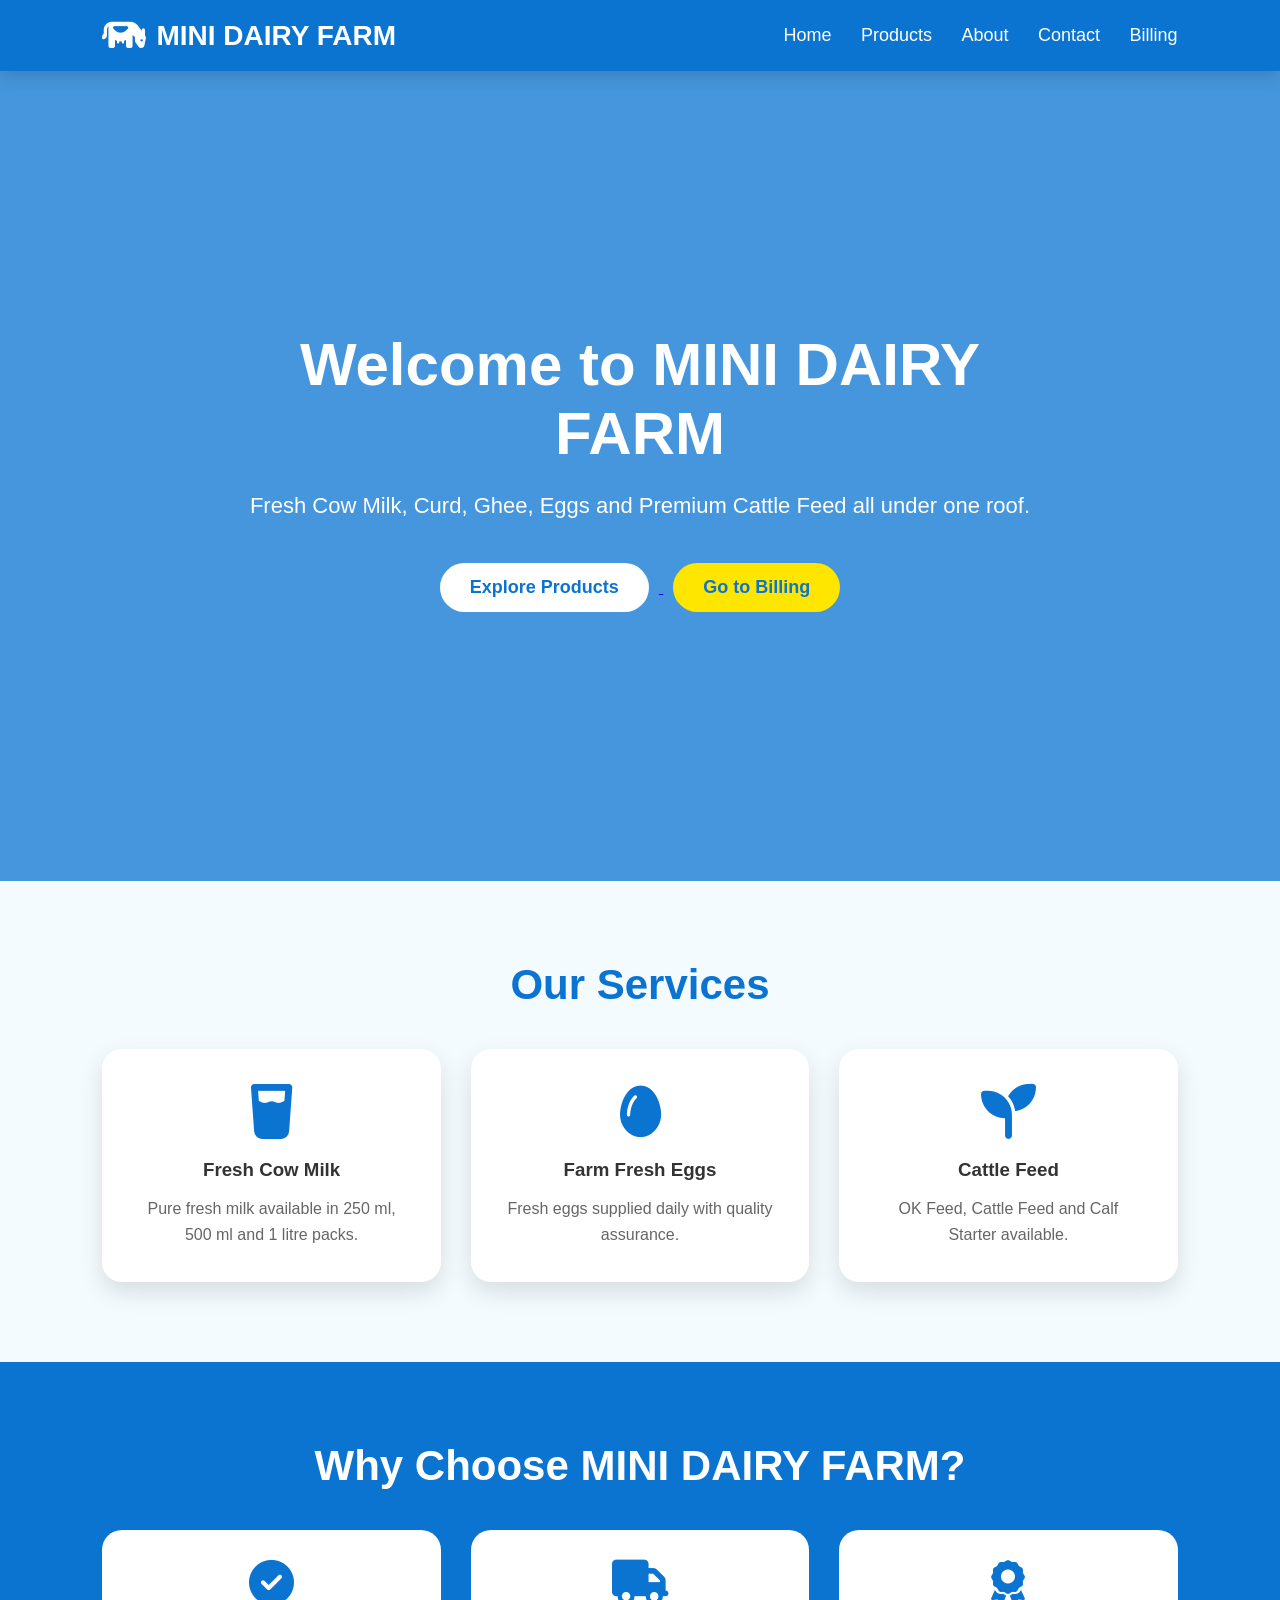
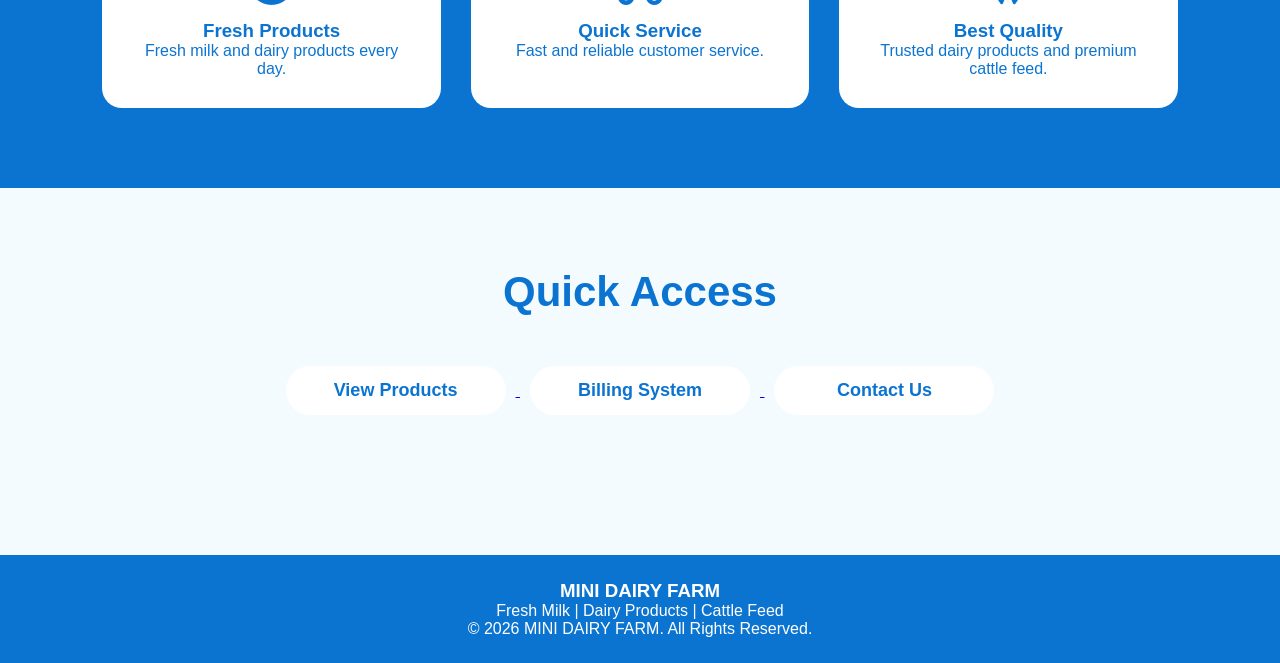
<file: index.html>
<!DOCTYPE html>
<html lang="en">
<head>
    <meta charset="UTF-8">
    <meta name="viewport" content="width=device-width, initial-scale=1.0">
    <title>MINI DAIRY FARM</title>

    <link rel="stylesheet" href="style.css">

    <link rel="stylesheet"
    href="https://cdnjs.cloudflare.com/ajax/libs/font-awesome/6.6.0/css/all.min.css">
</head>

<body>

<!-- HEADER -->

<header>

<div class="logo">
<i class="fas fa-cow"></i>
<h2>MINI DAIRY FARM</h2>
</div>

<nav>
  
<a href="index.html">Home</a>
<a href="products.html">Products</a>
<a href="about.html">About</a>
<a href="contact.html">Contact</a>
<a href="billing.html">Billing</a>

</nav>

</header>

<!-- HERO -->

<section class="hero">

<div class="hero-content">

<h1>Welcome to MINI DAIRY FARM</h1>

<p>
Fresh Cow Milk, Curd, Ghee, Eggs and Premium Cattle Feed
all under one roof.
</p>

<a href="products.html">
<button>Explore Products</button>
</a>

<a href="billing.html">
<button class="btn2">Go to Billing</button>
</a>

</div>

</section>

<!-- SERVICES -->

<section class="services">

<h2>Our Services</h2>

<div class="card-container">

<div class="card">

<i class="fas fa-glass-water"></i>

<h3>Fresh Cow Milk</h3>

<p>
Pure fresh milk available in
250 ml, 500 ml and 1 litre packs.
</p>

</div>

<div class="card">

<i class="fas fa-egg"></i>

<h3>Farm Fresh Eggs</h3>

<p>
Fresh eggs supplied daily with
quality assurance.
</p>

</div>

<div class="card">

<i class="fas fa-seedling"></i>

<h3>Cattle Feed</h3>

<p>
OK Feed, Cattle Feed and
Calf Starter available.
</p>

</div>

</div>

</section>

<!-- WHY CHOOSE US -->

<section class="why">

<h2>Why Choose MINI DAIRY FARM?</h2>

<div class="why-container">

<div>

<i class="fas fa-check-circle"></i>

<h3>Fresh Products</h3>

<p>Fresh milk and dairy products every day.</p>

</div>

<div>

<i class="fas fa-truck"></i>

<h3>Quick Service</h3>

<p>Fast and reliable customer service.</p>

</div>

<div>

<i class="fas fa-award"></i>

<h3>Best Quality</h3>

<p>Trusted dairy products and premium cattle feed.</p>

</div>

</div>

</section>

<!-- QUICK LINKS -->

<section class="quick-links">

<h2>Quick Access</h2>

<div class="quick-buttons">

<a href="products.html">
<button>View Products</button>
</a>

<a href="billing.html">
<button>Billing System</button>
</a>

<a href="contact.html">
<button>Contact Us</button>
</a>

</div>

</section>

<!-- FOOTER -->

<footer>

<h3>MINI DAIRY FARM</h3>

<p>Fresh Milk | Dairy Products | Cattle Feed</p>

<p>© 2026 MINI DAIRY FARM. All Rights Reserved.</p>

</footer>

</body>

</html>
</file>
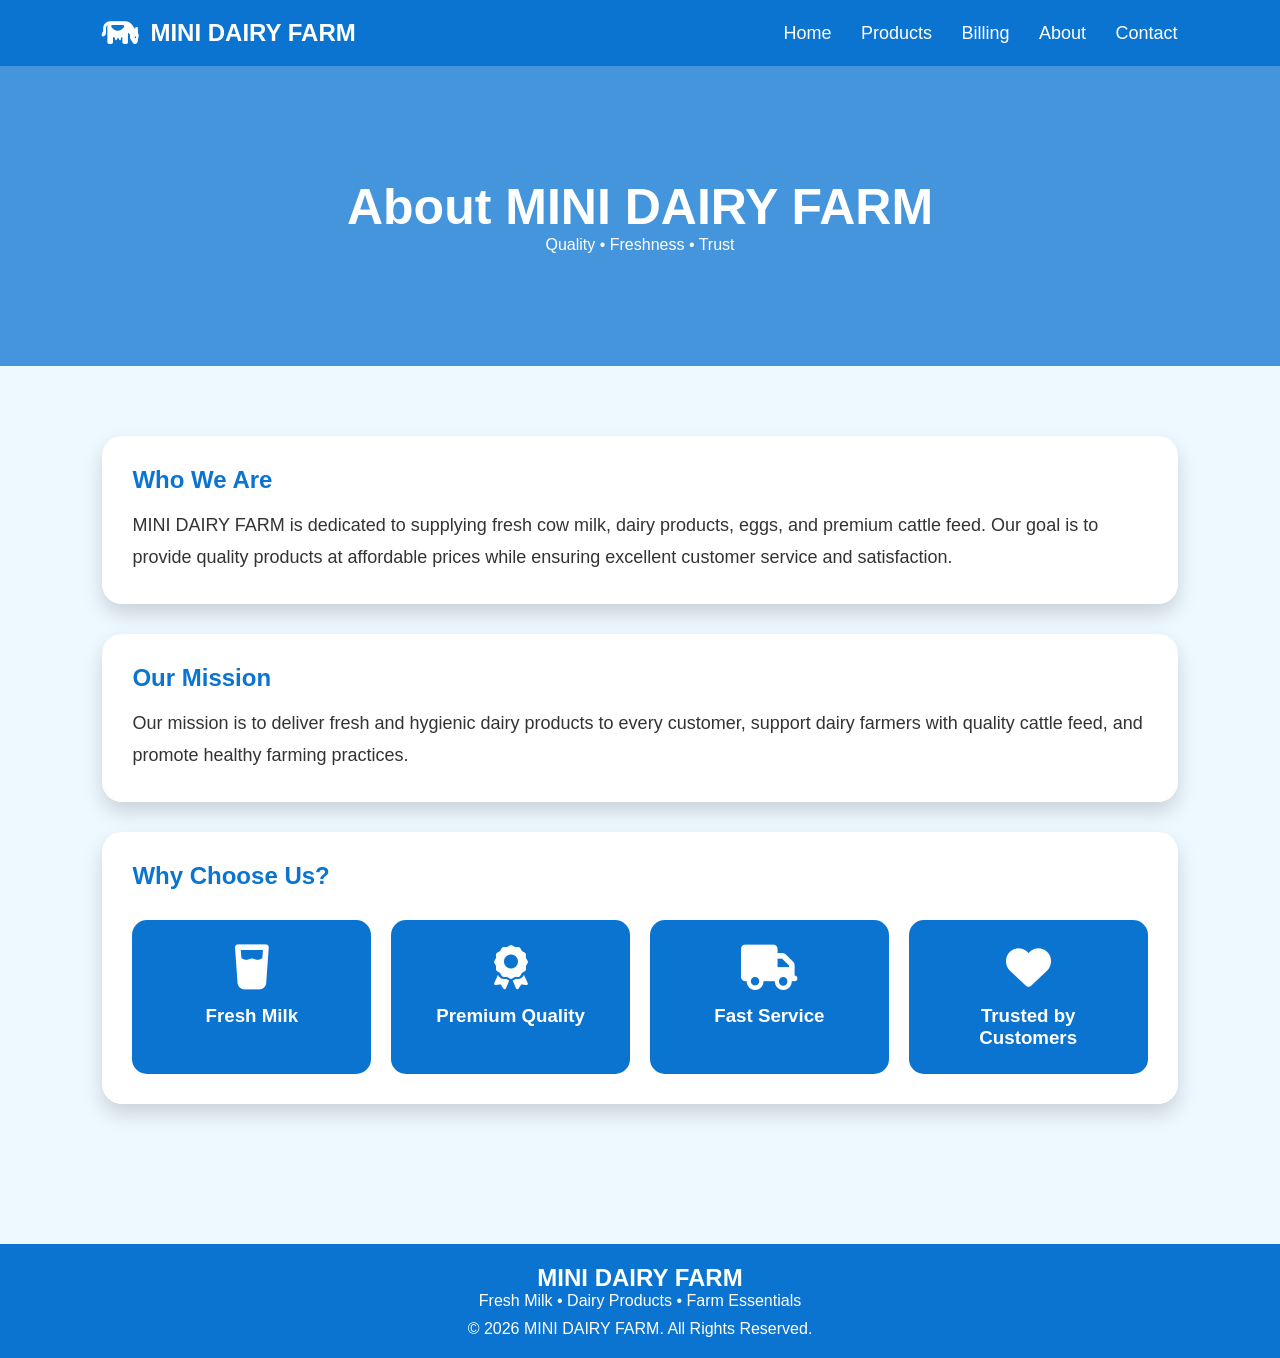
<file: about.html>
<!DOCTYPE html>
<html lang="en">
<head>
<meta charset="UTF-8">
<meta name="viewport" content="width=device-width, initial-scale=1.0">
<title>About Us | MINI DAIRY FARM</title>

<link rel="stylesheet" href="https://cdnjs.cloudflare.com/ajax/libs/font-awesome/6.6.0/css/all.min.css">

<style>

*{
margin:0;
padding:0;
box-sizing:border-box;
font-family:Arial,sans-serif;
}

body{
background:#eef8ff;
color:#333;
}

header{
background:#0b74d1;
color:white;
display:flex;
justify-content:space-between;
align-items:center;
padding:18px 8%;
position:sticky;
top:0;
}

.logo{
display:flex;
align-items:center;
gap:10px;
}

.logo i{
font-size:30px;
}

nav a{
color:white;
text-decoration:none;
margin-left:25px;
font-size:18px;
}

nav a:hover{
color:#ffe600;
}

.banner{
background:linear-gradient(rgba(11,116,209,.75),rgba(11,116,209,.75)),
url("https://images.unsplash.com/photo-1516467508483-a7212febe31a?auto=format&fit=crop&w=1600&q=80");
background-size:cover;
background-position:center;
height:300px;
display:flex;
justify-content:center;
align-items:center;
text-align:center;
color:white;
}

.banner h1{
font-size:50px;
}

section{
padding:70px 8%;
}

.card{
background:white;
padding:30px;
border-radius:20px;
box-shadow:0 10px 20px rgba(0,0,0,.15);
margin-bottom:30px;
}

.card h2{
color:#0b74d1;
margin-bottom:15px;
}

.card p{
line-height:1.8;
font-size:18px;
}

.features{
display:grid;
grid-template-columns:repeat(auto-fit,minmax(220px,1fr));
gap:20px;
margin-top:30px;
}

.feature{
background:#0b74d1;
color:white;
padding:25px;
border-radius:15px;
text-align:center;
transition:.3s;
}

.feature:hover{
transform:translateY(-8px);
}

.feature i{
font-size:45px;
margin-bottom:15px;
}

footer{
background:#0b74d1;
color:white;
text-align:center;
padding:20px;
margin-top:40px;
}

@media(max-width:768px){

header{
flex-direction:column;
}

nav{
margin-top:10px;
}

nav a{
display:inline-block;
margin:8px;
}

.banner h1{
font-size:35px;
}

}

</style>

</head>

<body>

<header>

<div class="logo">
<i class="fas fa-cow"></i>
<h2>MINI DAIRY FARM</h2>
</div>

<nav>

<a href="index.html">Home</a>
<a href="products.html">Products</a>
<a href="billing.html">Billing</a>
<a href="about.html">About</a>
<a href="contact.html">Contact</a>

</nav>

</header>

<div class="banner">

<div>
<h1>About MINI DAIRY FARM</h1>
<p>Quality • Freshness • Trust</p>
</div>

</div>

<section>

<div class="card">

<h2>Who We Are</h2>

<p>
MINI DAIRY FARM is dedicated to supplying fresh cow milk, dairy products, eggs,
and premium cattle feed. Our goal is to provide quality products at affordable prices
while ensuring excellent customer service and satisfaction.
</p>

</div>

<div class="card">

<h2>Our Mission</h2>

<p>
Our mission is to deliver fresh and hygienic dairy products to every customer,
support dairy farmers with quality cattle feed, and promote healthy farming practices.
</p>

</div>

<div class="card">

<h2>Why Choose Us?</h2>

<div class="features">

<div class="feature">
<i class="fas fa-glass-water"></i>
<h3>Fresh Milk</h3>
</div>

<div class="feature">
<i class="fas fa-award"></i>
<h3>Premium Quality</h3>
</div>

<div class="feature">
<i class="fas fa-truck"></i>
<h3>Fast Service</h3>
</div>

<div class="feature">
<i class="fas fa-heart"></i>
<h3>Trusted by Customers</h3>
</div>

</div>

</div>

</section>

<footer>

<h2>MINI DAIRY FARM</h2>

<p>Fresh Milk • Dairy Products • Farm Essentials</p>

<p style="margin-top:10px;">
© 2026 MINI DAIRY FARM. All Rights Reserved.
</p>

</footer>

</body>
</html>
</file>
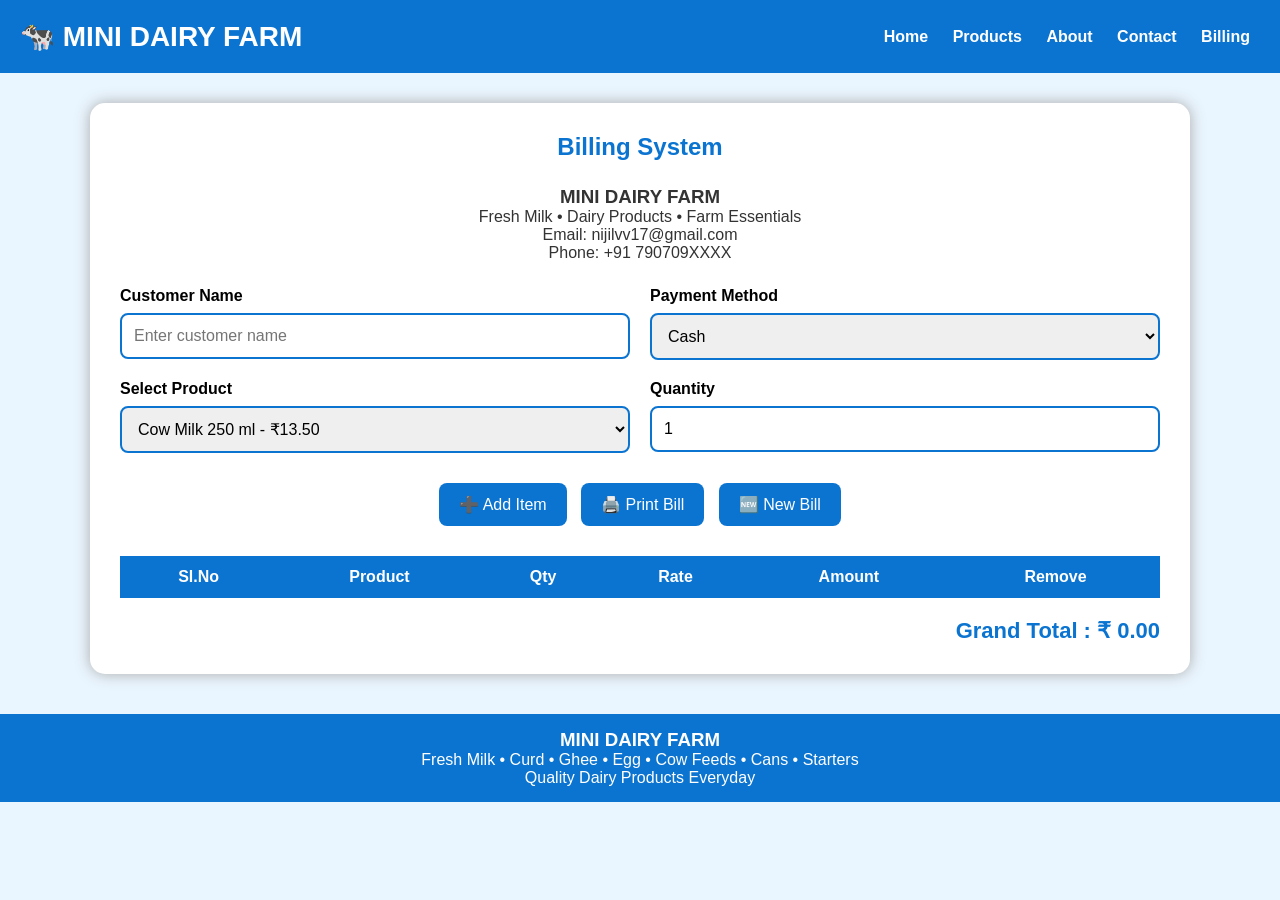
<file: billing.html>
<!DOCTYPE html>
<html lang="en">

<head>

<meta charset="UTF-8">
<meta name="viewport" content="width=device-width, initial-scale=1.0">

<title>MINI DAIRY FARM - Billing</title>

<style>

*{
margin:0;
padding:0;
box-sizing:border-box;
font-family:Arial,sans-serif;
}

body{
background:#eaf6ff;
}

header{
background:#0b74d1;
color:white;
padding:20px;
display:flex;
justify-content:space-between;
align-items:center;
}

header h1{
font-size:28px;
}

nav a{
color:white;
text-decoration:none;
margin:10px;
font-weight:bold;
}

nav a:hover{
color:#ffe600;
}


.container{

width:90%;
max-width:1100px;
margin:30px auto;
background:white;
padding:30px;
border-radius:15px;
box-shadow:0 0 15px #aaa;

}


.container h2{

text-align:center;
color:#0b74d1;
margin-bottom:25px;

}


.shop-info{

text-align:center;
margin-bottom:25px;
color:#333;

}


.form{

display:grid;
grid-template-columns:1fr 1fr;
gap:20px;

}


label{

font-weight:bold;
display:block;
margin-bottom:8px;

}


input,select{

width:100%;
padding:12px;
border:2px solid #0b74d1;
border-radius:8px;
font-size:16px;

}


.buttons{

text-align:center;
margin:25px;

}


button{

background:#0b74d1;
color:white;
border:none;
padding:12px 20px;
margin:5px;
border-radius:8px;
cursor:pointer;
font-size:16px;

}


button:hover{

background:#005fa3;

}


table{

width:100%;
border-collapse:collapse;
margin-top:20px;

}


th{

background:#0b74d1;
color:white;
padding:12px;

}


td{

border:1px solid #ccc;
padding:10px;
text-align:center;

}


.total{

text-align:right;
font-size:22px;
font-weight:bold;
color:#0b74d1;
margin-top:20px;

}


footer{

background:#0b74d1;
color:white;
text-align:center;
padding:15px;
margin-top:40px;

}


#receipt{

display:none;

}


</style>

</head>


<body>


<header>

<h1>🐄 MINI DAIRY FARM</h1>


<nav>

<a href="index.html">Home</a>

<a href="products.html">Products</a>

<a href="about.html">About</a>

<a href="contact.html">Contact</a>

<a href="billing.html">Billing</a>

</nav>


</header>


<div class="container">


<h2>Billing System</h2>


<div class="shop-info">

<h3>MINI DAIRY FARM</h3>

<p>Fresh Milk • Dairy Products • Farm Essentials</p>

<p>Email: nijilvv17@gmail.com</p>

<p>Phone: +91 790709XXXX</p>


</div>


<div class="form">


<div>

<label>Customer Name</label>

<input type="text" id="customer" placeholder="Enter customer name">

</div>


<div>

<label>Payment Method</label>

<select id="payment">

<option>Cash</option>

<option>UPI</option>

<option>Card</option>

</select>

</div>
<div>

<label>Select Product</label>

<select id="product">

<option value="13.5">Cow Milk 250 ml - ₹13.50</option>

<option value="22">Cow Milk 500 ml - ₹22</option>

<option value="54">Cow Milk 1 Litre - ₹54</option>

<option value="40">Curd - ₹40</option>

<option value="350">Ghee (500g) - ₹350</option>

<option value="8">Egg - ₹8</option>

<option value="1350">OK Feed - ₹1350</option>

<option value="1280">Cow Feed - ₹1280</option>

<option value="900">Milk Can - ₹900</option>

<option value="1450">Calf Starter - ₹1450</option>

</select>

</div>


<div>

<label>Quantity</label>

<input type="number" id="qty" value="1" min="1">

</div>


</div>


<div class="buttons">

<button onclick="addItem()">
➕ Add Item
</button>


<button onclick="printBill()">
🖨️ Print Bill
</button>


<button onclick="location.reload()">
🆕 New Bill
</button>

</div>



<table id="billTable">

<tr>

<th>Sl.No</th>

<th>Product</th>

<th>Qty</th>

<th>Rate</th>

<th>Amount</th>

<th>Remove</th>

</tr>


</table>



<div class="total">

Grand Total : ₹ <span id="grandTotal">0.00</span>

</div>



</div>


<footer>

<h3>MINI DAIRY FARM</h3>

<p>Fresh Milk • Curd • Ghee • Egg • Cow Feeds • Cans • Starters</p>

<p>Quality Dairy Products Everyday</p>

</footer>


<!-- Printable Receipt Section Starts -->

<div id="receipt">

</div>
<div id="receipt">

<center>

<h2>MINI DAIRY FARM</h2>

<p>Fresh Milk • Dairy Products • Farm Essentials</p>

<p>Milk | Curd | Ghee | Egg | Cow Feeds | Cans | Starters</p>

<hr>

<p>
<b>Email:</b> nijilvv17@gmail.com
</p>

<p>
<b>Phone:</b> +91 790709XXXX
</p>

</center>


<hr>


<p>
<b>INVOICE NO:</b>
<span id="rBillNo"></span>
</p>


<p>
<b>Date:</b>
<span id="rDate"></span>
</p>


<p>
<b>Time:</b>
<span id="rTime"></span>
</p>


<p>
<b>Customer:</b>
<span id="rCustomer"></span>
</p>


<p>
<b>Payment:</b>
<span id="rPayment"></span>
</p>


<hr>


<table id="receiptTable" width="100%" border="1" cellspacing="0" cellpadding="6">


<tr>

<th>Sl</th>

<th>Item</th>

<th>Qty</th>

<th>Rate</th>

<th>Amount</th>

</tr>


</table>


<hr>


<h3 style="text-align:right;">

Grand Total: ₹<span id="rGrandTotal">0.00</span>

</h3>


<hr>


<center>

<h3>THANK YOU! VISIT AGAIN</h3>

<p>
MINI DAIRY FARM
</p>

<p>
Quality Dairy Products Everyday
</p>

</center>


</div>
<script>

let total = 0;
let count = 1;


// Generate Invoice Number

let invoice =
"MDF" + Math.floor(Math.random() * 9000 + 1000);

document.getElementById("rBillNo").innerHTML = invoice;


// Date and Time

let current = new Date();

document.getElementById("rDate").innerHTML =
current.toLocaleDateString();

document.getElementById("rTime").innerHTML =
current.toLocaleTimeString();



// Add Product Function

function addItem(){

let product =
document.getElementById("product");


let productName =
product.options[product.selectedIndex].text;


let rate =
parseFloat(product.value);


let qty =
parseInt(document.getElementById("qty").value);



if(qty <= 0 || isNaN(qty)){

alert("Enter valid quantity");

return;

}


let amount = rate * qty;


total += amount;



let table =
document.getElementById("billTable");


let row =
table.insertRow();



row.insertCell(0).innerHTML = count++;

row.insertCell(1).innerHTML = productName;

row.insertCell(2).innerHTML = qty;

row.insertCell(3).innerHTML = "₹"+rate;

row.insertCell(4).innerHTML = "₹"+amount.toFixed(2);


row.insertCell(5).innerHTML =
"<button onclick='removeItem(this,"+amount+")'>❌</button>";



document.getElementById("grandTotal").innerHTML =
total.toFixed(2);


}



// Remove Item Function

function removeItem(button, amount){

let row =
button.parentElement.parentElement;


row.remove();


total -= amount;


if(total < 0){

total = 0;

}


document.getElementById("grandTotal").innerHTML =
total.toFixed(2);

}



// Print Bill Function

function printBill(){

let customer = document.getElementById("customer").value;

if(customer==""){
    customer="Walk-in Customer";
}


let payment = document.getElementById("payment").value;

let billTable = document.getElementById("billTable");

let items = "";

for(let i=1; i<billTable.rows.length; i++){

items += `
<tr>
<td>${billTable.rows[i].cells[1].innerText}</td>
<td>${billTable.rows[i].cells[2].innerText}</td>
<td>${billTable.rows[i].cells[3].innerText}</td>
<td>${billTable.rows[i].cells[4].innerText}</td>
</tr>
`;

}


let receipt = `
<html>

<head>

<title>MINI DAIRY FARM</title>

<style>

body{
font-family:monospace;
width:300px;
margin:auto;
}

h2,h3,p{
text-align:center;
}

table{
width:100%;
border-collapse:collapse;
}

th,td{
padding:5px;
border-bottom:1px dashed black;
font-size:13px;
}

.total{
text-align:right;
font-weight:bold;
}

</style>

</head>


<body>


<h2>MINI DAIRY FARM</h2>

<p>Fresh Milk • Dairy Products</p>

<p>Phone: +91 790709XXXX</p>

<p>Email: nijilvv17@gmail.com</p>

<hr>

<p>Customer: ${customer}</p>

<p>Payment: ${payment}</p>

<hr>


<table>

<tr>
<th>Item</th>
<th>Qty</th>
<th>Rate</th>
<th>Total</th>
</tr>

${items}

</table>


<hr>


<h3 class="total">
Grand Total: ₹${document.getElementById("grandTotal").innerText}
</h3>


<hr>

<h3>THANK YOU! VISIT AGAIN</h3>

<p>MINI DAIRY FARM</p>


</body>

</html>
`;


let printWindow = window.open("","_blank","width=400,height=600");


printWindow.document.open();

printWindow.document.write(receipt);

printWindow.document.close();


setTimeout(function(){

printWindow.print();

},500);


}

</script>
</file>
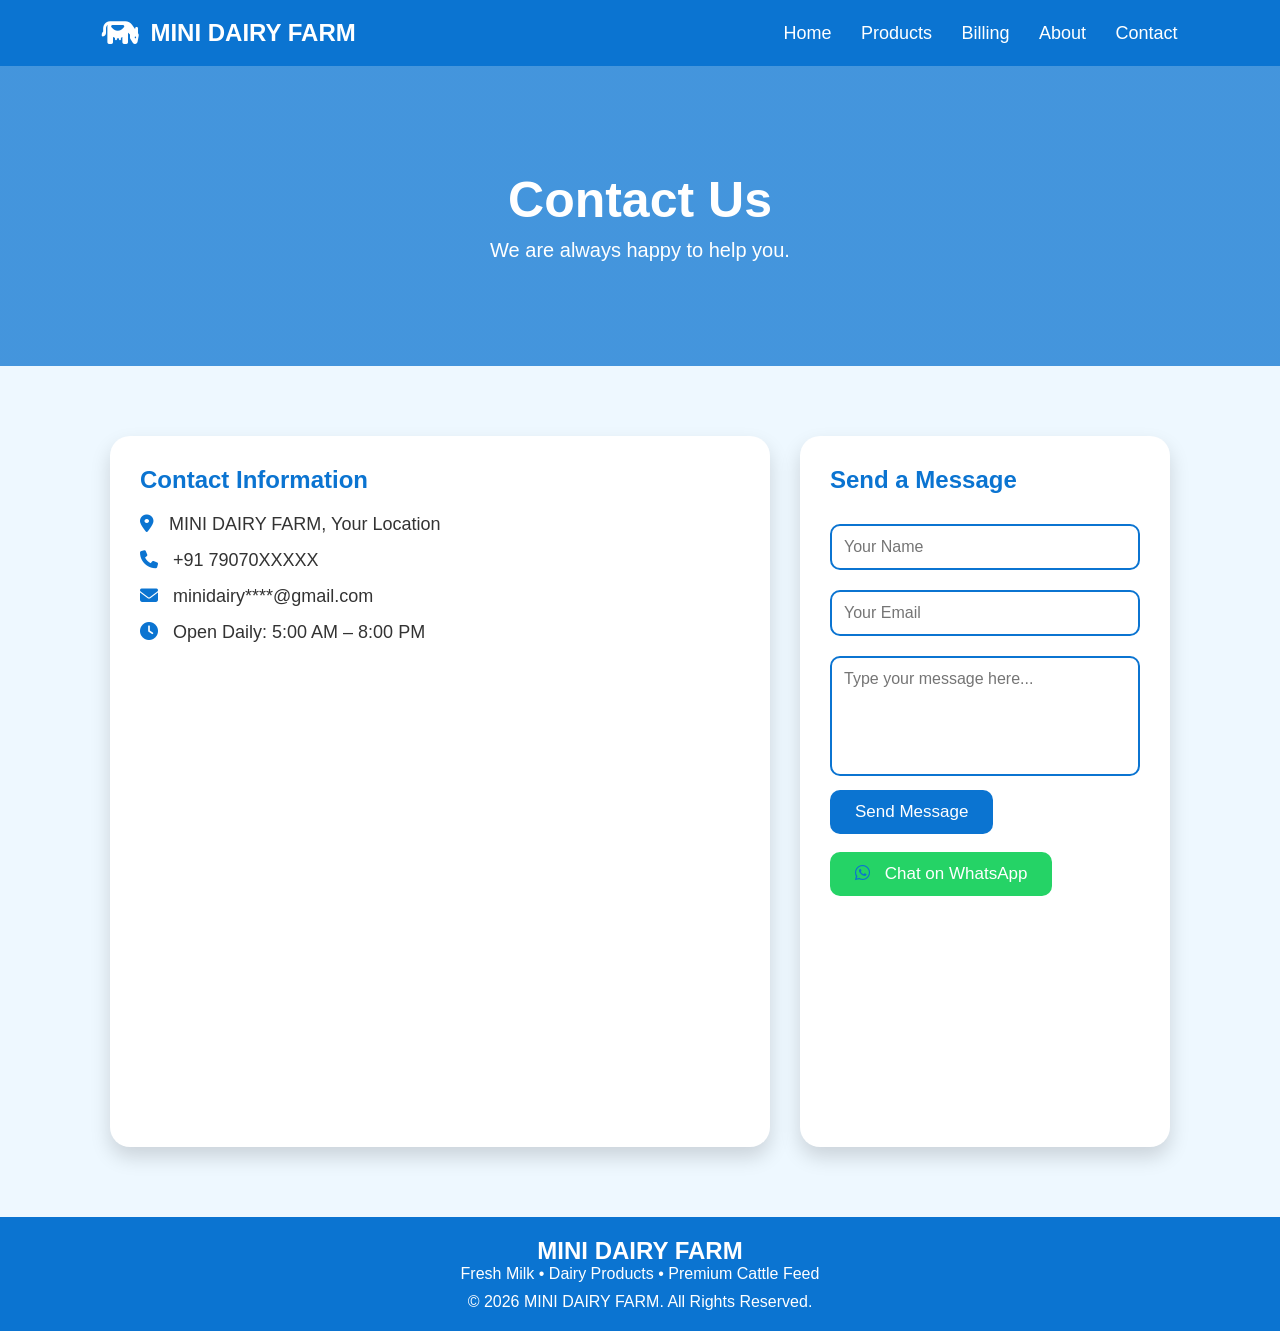
<file: contact.html>
<!DOCTYPE html>
<html lang="en">
<head>
<meta charset="UTF-8">
<meta name="viewport" content="width=device-width, initial-scale=1.0">
<title>Contact | MINI DAIRY FARM</title>

<link rel="stylesheet" href="https://cdnjs.cloudflare.com/ajax/libs/font-awesome/6.6.0/css/all.min.css">

<style>

*{
margin:0;
padding:0;
box-sizing:border-box;
font-family:Arial,sans-serif;
}

body{
background:#eef8ff;
color:#333;
}

/* Header */

header{
background:#0b74d1;
color:white;
display:flex;
justify-content:space-between;
align-items:center;
padding:18px 8%;
position:sticky;
top:0;
}

.logo{
display:flex;
align-items:center;
gap:10px;
}

.logo i{
font-size:30px;
}

nav a{
color:white;
text-decoration:none;
margin-left:25px;
font-size:18px;
}

nav a:hover{
color:#ffe600;
}

/* Banner */

.banner{
background:linear-gradient(rgba(11,116,209,.75),rgba(11,116,209,.75)),
url("https://images.unsplash.com/photo-1516467508483-a7212febe31a?auto=format&fit=crop&w=1600&q=80");
background-size:cover;
background-position:center;
height:300px;
display:flex;
justify-content:center;
align-items:center;
color:white;
text-align:center;
}

.banner h1{
font-size:50px;
}

.banner p{
margin-top:10px;
font-size:20px;
}

.container{
max-width:1100px;
margin:50px auto;
padding:20px;
display:grid;
grid-template-columns:1fr 1fr;
gap:30px;
}

.card{
background:white;
padding:30px;
border-radius:20px;
box-shadow:0 10px 20px rgba(0,0,0,.15);
}

.card h2{
color:#0b74d1;
margin-bottom:20px;
}

.card p{
margin:15px 0;
font-size:18px;
}

.card i{
color:#0b74d1;
margin-right:10px;
}

input,textarea{
width:100%;
padding:12px;
margin:10px 0;
border:2px solid #0b74d1;
border-radius:10px;
font-size:16px;
}

textarea{
height:120px;
resize:none;
}

button{
background:#0b74d1;
color:white;
border:none;
padding:12px 25px;
border-radius:10px;
font-size:17px;
cursor:pointer;
}

button:hover{
background:#005fa3;
}

.map{
margin-top:20px;
border-radius:15px;
overflow:hidden;
}

footer{
margin-top:40px;
background:#0b74d1;
color:white;
text-align:center;
padding:20px;
}

@media(max-width:768px){

header{
flex-direction:column;
}

nav{
margin-top:10px;
}

nav a{
display:inline-block;
margin:8px;
}

.banner h1{
font-size:35px;
}

.container{
grid-template-columns:1fr;
}

}

</style>

</head>

<body>

<header>

<div class="logo">
<i class="fas fa-cow"></i>
<h2>MINI DAIRY FARM</h2>
</div>

<nav>
<a href="index.html">Home</a>
<a href="products.html">Products</a>
<a href="billing.html">Billing</a>
<a href="about.html">About</a>
<a href="contact.html">Contact</a>
</nav>

</header>

<div class="banner">
<div>
<h1>Contact Us</h1>
<p>We are always happy to help you.</p>
</div>
</div>

<div class="container">

<div class="card">

<h2>Contact Information</h2>

<p><i class="fas fa-map-marker-alt"></i> MINI DAIRY FARM, Your Location</p>

<p><i class="fas fa-phone"></i> +91 79070XXXXX</p>

<p><i class="fas fa-envelope"></i> minidairy****@gmail.com</p>

<p><i class="fas fa-clock"></i> Open Daily: 5:00 AM – 8:00 PM</p>

<div class="map">
<iframe src="https://www.google.com/maps/embed?pb=!1m18!1m12!1m3!1d243.6639021434488!2d75.36366131097917!3d12.273810399053104!2m3!1f0!2f0!3f0!3m2!1i1024!2i768!4f13.1!3m3!1m2!1s0x3ba45d9e2fbe89ab%3A0xafa5be5105111138!2sCherupuzha%2C%20Kerala%20670511!5e0!3m2!1sen!2sin!4v1785349099921!5m2!1sen!2sin" width="600" height="450" style="border:0;" allowfullscreen="" loading="lazy" referrerpolicy="strict-origin-when-cross-origin">
</iframe>

</div>

</div>

<div class="card">

<h2>Send a Message</h2>

<input type="text" placeholder="Your Name">

<input type="email" placeholder="Your Email">

<textarea placeholder="Type your message here..."></textarea>

<button onclick="alert('Thank you! Your message has been sent.')">
Send Message
</button>

<br><br>

<a href="https://wa.me/790709XXXXX" target="_blank">
<button style="background:#25D366;">
<i class="fab fa-whatsapp"></i>
Chat on WhatsApp
</button>
</a>

</div>

</div>

<footer>

<h2>MINI DAIRY FARM</h2>

<p>Fresh Milk • Dairy Products • Premium Cattle Feed</p>

<p style="margin-top:10px;">
© 2026 MINI DAIRY FARM. All Rights Reserved.
</p>

</footer>

</body>
</html>
</file>
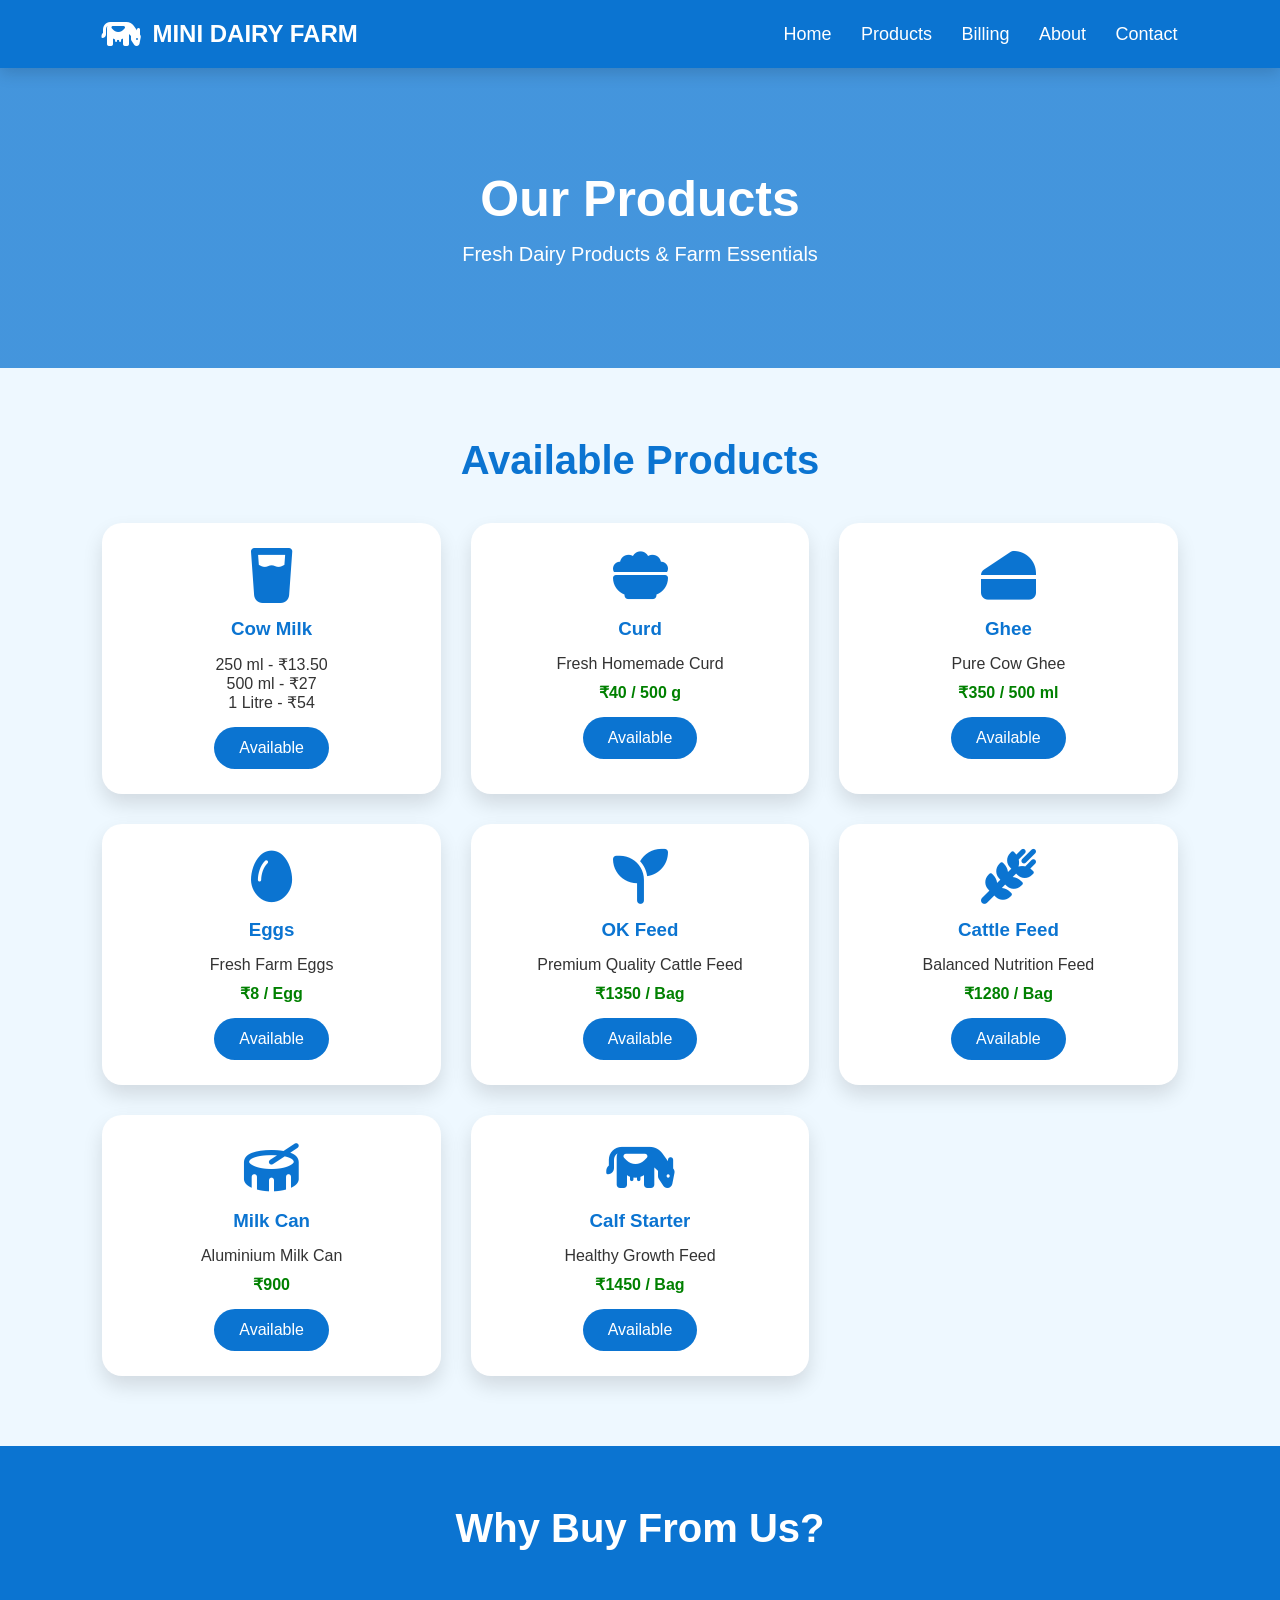
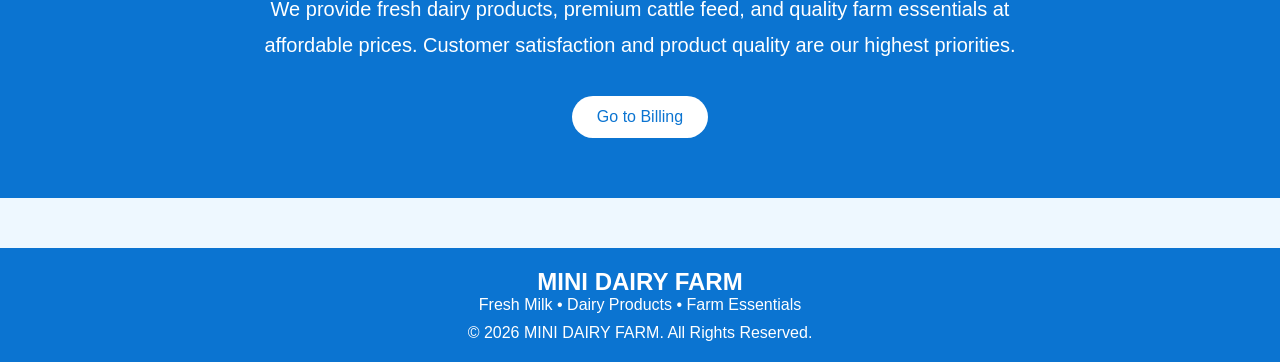
<file: products.html>
<!DOCTYPE html>
<html lang="en">
<head>
<meta charset="UTF-8">
<meta name="viewport" content="width=device-width, initial-scale=1.0">
<title>Products | MINI DAIRY FARM</title>

<link rel="stylesheet" href="https://cdnjs.cloudflare.com/ajax/libs/font-awesome/6.6.0/css/all.min.css">

<style>

*{
margin:0;
padding:0;
box-sizing:border-box;
font-family:Arial,sans-serif;
}

body{
background:#eef8ff;
color:#333;
}

/* Header */

header{
background:#0b74d1;
color:white;
display:flex;
justify-content:space-between;
align-items:center;
padding:18px 8%;
position:sticky;
top:0;
box-shadow:0 5px 15px rgba(0,0,0,.15);
}

.logo{
display:flex;
align-items:center;
gap:10px;
}

.logo i{
font-size:32px;
}

nav a{
color:white;
text-decoration:none;
margin-left:25px;
font-size:18px;
transition:.3s;
}

nav a:hover{
color:#ffe600;
}

/* Banner */

.banner{
height:300px;
background:linear-gradient(rgba(11,116,209,.75),rgba(11,116,209,.75)),
url("https://images.unsplash.com/photo-1516467508483-a7212febe31a?auto=format&fit=crop&w=1600&q=80");
background-size:cover;
background-position:center;
display:flex;
justify-content:center;
align-items:center;
color:white;
text-align:center;
}

.banner h1{
font-size:50px;
}

.banner p{
margin-top:15px;
font-size:20px;
}

section{
padding:70px 8%;
}

section h2{
text-align:center;
font-size:40px;
color:#0b74d1;
margin-bottom:40px;
}

.products{
display:grid;
grid-template-columns:repeat(auto-fit,minmax(260px,1fr));
gap:30px;
}

.card{
background:white;
border-radius:20px;
padding:25px;
text-align:center;
box-shadow:0 10px 20px rgba(0,0,0,.12);
transition:.3s;
}

.card:hover{
transform:translateY(-10px);
}

.card i{
font-size:55px;
color:#0b74d1;
margin-bottom:15px;
}

.card h3{
margin-bottom:15px;
color:#0b74d1;
}

.price{
font-weight:bold;
margin-top:10px;
color:#008000;
}

button{
margin-top:15px;
padding:12px 25px;
border:none;
background:#0b74d1;
color:white;
border-radius:30px;
cursor:pointer;
font-size:16px;
transition:.3s;
}

button:hover{
background:#005fa3;
}

footer{
background:#0b74d1;
color:white;
text-align:center;
padding:20px;
margin-top:50px;
}

/* Mobile */

@media(max-width:768px){

header{
flex-direction:column;
}

nav{
margin-top:10px;
}

nav a{
display:inline-block;
margin:8px;
}

.banner h1{
font-size:35px;
}

}

</style>

</head>

<body>

<header>

<div class="logo">
<i class="fas fa-cow"></i>
<h2>MINI DAIRY FARM</h2>
</div>

<nav>

<a href="index.html">Home</a>
<a href="products.html">Products</a>
<a href="billing.html">Billing</a>
<a href="about.html">About</a>
<a href="contact.html">Contact</a>

</nav>

</header>

<div class="banner">

<div>

<h1>Our Products</h1>

<p>Fresh Dairy Products & Farm Essentials</p>

</div>

</div>

<section>

<h2>Available Products</h2>

<div class="products">

<div class="card">
<i class="fas fa-glass-water"></i>
<h3>Cow Milk</h3>
<p>250 ml - ₹13.50</p>
<p>500 ml - ₹27</p>
<p>1 Litre - ₹54</p>
<button>Available</button>
</div>

<div class="card">
<i class="fas fa-bowl-food"></i>
<h3>Curd</h3>
<p>Fresh Homemade Curd</p>
<p class="price">₹40 / 500 g</p>
<button>Available</button>
</div>

<div class="card">
<i class="fas fa-cheese"></i>
<h3>Ghee</h3>
<p>Pure Cow Ghee</p>
<p class="price">₹350 / 500 ml</p>
<button>Available</button>
</div>
<div class="card">
<i class="fas fa-egg"></i>
<h3>Eggs</h3>
<p>Fresh Farm Eggs</p>
<p class="price">₹8 / Egg</p>
<button>Available</button>
</div>

<div class="card">
<i class="fas fa-seedling"></i>
<h3>OK Feed</h3>
<p>Premium Quality Cattle Feed</p>
<p class="price">₹1350 / Bag</p>
<button>Available</button>
</div>

<div class="card">
<i class="fas fa-wheat-awn"></i>
<h3>Cattle Feed</h3>
<p>Balanced Nutrition Feed</p>
<p class="price">₹1280 / Bag</p>
<button>Available</button>
</div>

<div class="card">
<i class="fas fa-drum"></i>
<h3>Milk Can</h3>
<p>Aluminium Milk Can</p>
<p class="price">₹900</p>
<button>Available</button>
</div>

<div class="card">
<i class="fas fa-cow"></i>
<h3>Calf Starter</h3>
<p>Healthy Growth Feed</p>
<p class="price">₹1450 / Bag</p>
<button>Available</button>
</div>

</div>

</section>

<section style="background:#0b74d1;color:white;text-align:center;padding:60px 20px;">

<h2 style="color:white;">Why Buy From Us?</h2>

<p style="font-size:20px;line-height:1.8;max-width:800px;margin:auto;">
We provide fresh dairy products, premium cattle feed, and quality farm essentials at affordable prices.
Customer satisfaction and product quality are our highest priorities.
</p>

<br>

<a href="billing.html">
<button style="background:white;color:#0b74d1;">
Go to Billing
</button>
</a>

</section>

<footer>

<h2>MINI DAIRY FARM</h2>

<p>Fresh Milk • Dairy Products • Farm Essentials</p>

<p style="margin-top:10px;">
© 2026 MINI DAIRY FARM. All Rights Reserved.
</p>

</footer>

</body>
</html>
</file>
<file: style.css>
/* ===========================
   MINI DAIRY FARM - STYLE.CSS
=========================== */

*{
    margin:0;
    padding:0;
    box-sizing:border-box;
    font-family:'Segoe UI',sans-serif;
    scroll-behavior:smooth;
}

body{
    background:#f4fbff;
    color:#333;
}

/* Header */

header{
    background:#0b74d1;
    color:white;
    display:flex;
    justify-content:space-between;
    align-items:center;
    padding:18px 8%;
    position:sticky;
    top:0;
    z-index:1000;
    box-shadow:0 5px 15px rgba(0,0,0,.15);
}

.logo{
    display:flex;
    align-items:center;
    gap:10px;
}

.logo i{
    font-size:35px;
}

.logo h2{
    font-size:28px;
}

nav a{
    color:white;
    text-decoration:none;
    margin-left:25px;
    font-size:18px;
    transition:.3s;
    font-weight:500;
}

nav a:hover{
    color:#ffe600;
}

/* Hero */

.hero{
    height:90vh;
    display:flex;
    justify-content:center;
    align-items:center;
    text-align:center;
    color:white;
    background:
    linear-gradient(rgba(11,116,209,.75),rgba(11,116,209,.75)),
    url("https://images.unsplash.com/photo-1516467508483-a7212febe31a?auto=format&fit=crop&w=1600&q=80");
    background-size:cover;
    background-position:center;
}

.hero-content{
    max-width:800px;
}

.hero h1{
    font-size:60px;
    margin-bottom:20px;
}

.hero p{
    font-size:22px;
    line-height:1.6;
    margin-bottom:30px;
}

button{
    padding:14px 30px;
    border:none;
    border-radius:30px;
    background:white;
    color:#0b74d1;
    font-size:18px;
    font-weight:bold;
    cursor:pointer;
    margin:10px;
    transition:.3s;
}

button:hover{
    background:#005fa3;
    color:white;
    transform:scale(1.05);
}

.btn2{
    background:#ffe600;
    color:#0b74d1;
}

/* Sections */

section{
    padding:80px 8%;
}

section h2{
    text-align:center;
    color:#0b74d1;
    margin-bottom:40px;
    font-size:42px;
}

/* Cards */

.card-container{
    display:grid;
    grid-template-columns:repeat(auto-fit,minmax(260px,1fr));
    gap:30px;
}

.card{
    background:white;
    border-radius:20px;
    padding:35px;
    text-align:center;
    box-shadow:0 10px 25px rgba(0,0,0,.12);
    transition:.4s;
}

.card:hover{
    transform:translateY(-10px);
}

.card i{
    font-size:55px;
    color:#0b74d1;
    margin-bottom:20px;
}

.card h3{
    margin-bottom:15px;
}

.card p{
    color:#666;
    line-height:1.6;
}

/* Why Choose Us */

.why{
    background:#0b74d1;
    color:white;
}

.why h2{
    color:white;
}

.why-container{
    display:grid;
    grid-template-columns:repeat(auto-fit,minmax(250px,1fr));
    gap:30px;
}

.why-container div{
    background:white;
    color:#0b74d1;
    padding:30px;
    border-radius:20px;
    text-align:center;
}

.why-container i{
    font-size:45px;
    margin-bottom:15px;
}

/* Quick Buttons */

.quick-links{
    text-align:center;
}

.quick-buttons button{
    width:220px;
}

/* Billing Table */

table{
    width:100%;
    border-collapse:collapse;
    margin-top:20px;
}

table th{
    background:#0b74d1;
    color:white;
    padding:12px;
}

table td{
    padding:12px;
    border:1px solid #ddd;
    text-align:center;
}

/* Forms */

input,
select,
textarea{
    width:100%;
    padding:12px;
    margin:12px 0;
    border:2px solid #0b74d1;
    border-radius:10px;
    font-size:16px;
}

input:focus,
select:focus,
textarea:focus{
    outline:none;
    border-color:#005fa3;
}

/* Footer */

footer{
    background:#0b74d1;
    color:white;
    text-align:center;
    padding:25px;
    margin-top:50px;
}

/* Animation */

.card{
    animation:fadeUp .8s ease;
}

@keyframes fadeUp{

from{
opacity:0;
transform:translateY(40px);
}

to{
opacity:1;
transform:translateY(0);
}

}

/* Responsive */

@media(max-width:768px){

header{
    flex-direction:column;
}

nav{
    margin-top:15px;
}

nav a{
    display:inline-block;
    margin:8px;
}

.hero h1{
    font-size:38px;
}

.hero p{
    font-size:18px;
}

.logo h2{
    font-size:22px;
}

button{
    width:100%;
}

}
</file>
